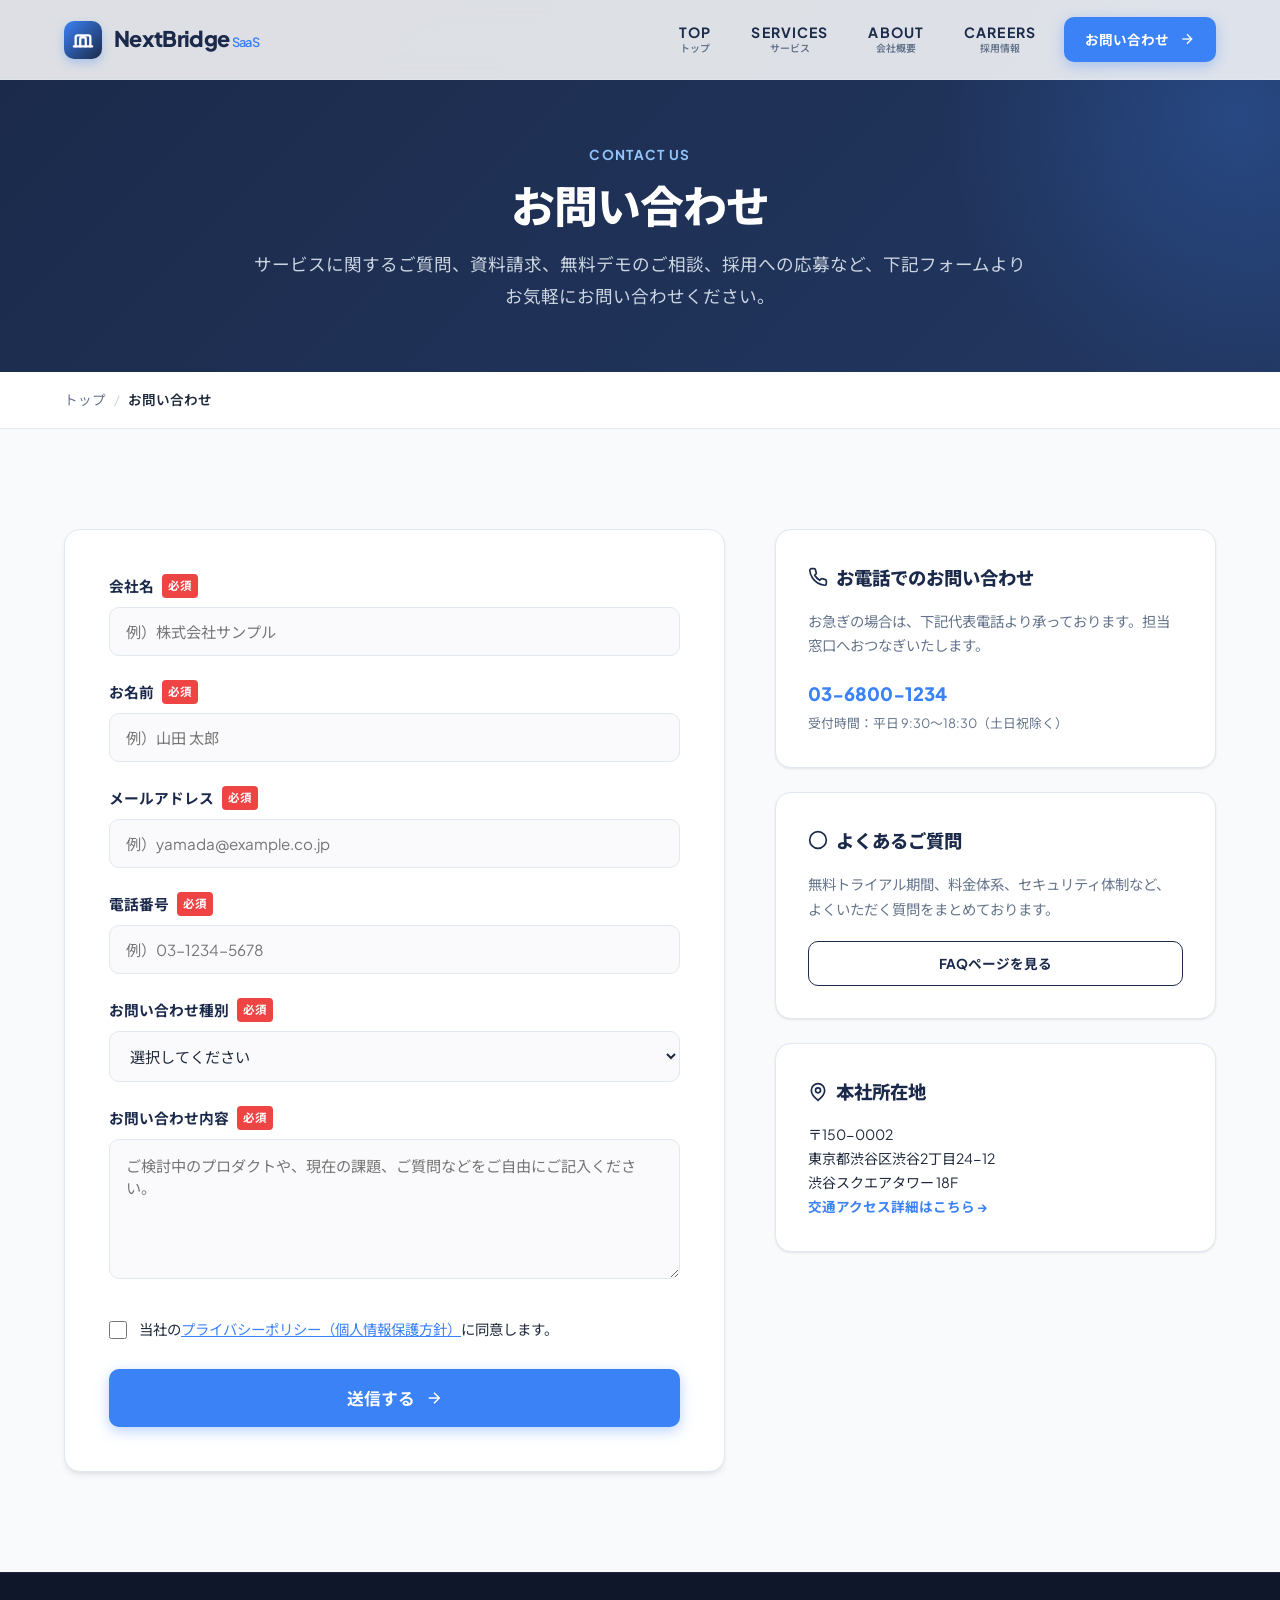
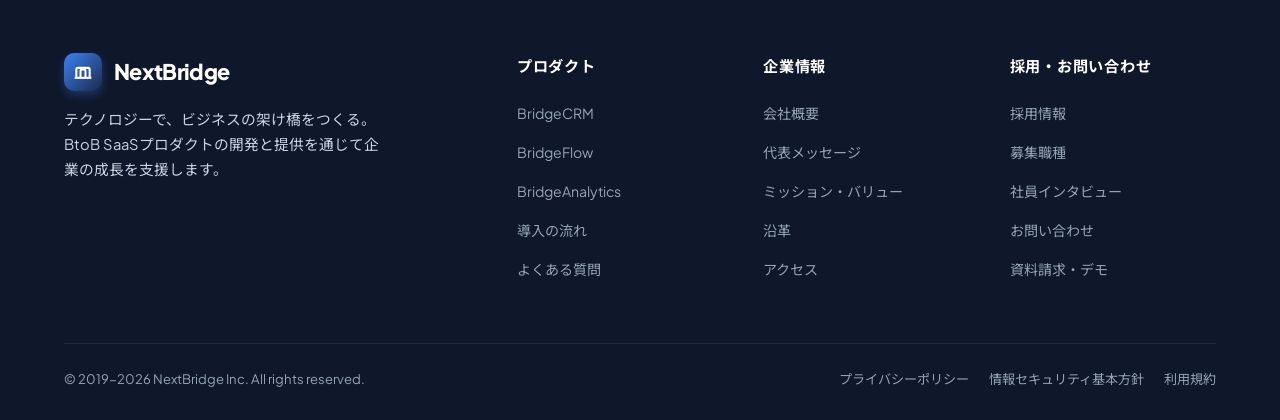
<file: contact.html>
<!DOCTYPE html>
<html lang="ja">
<head>
  <meta charset="UTF-8">
  <meta name="viewport" content="width=device-width, initial-scale=1.0">
  <title>お問い合わせ | 株式会社NextBridge</title>
  <meta name="description" content="株式会社NextBridgeのお問い合わせ・資料請求・無料デモ体験のお申し込みページです。プロダクトに関するご質問や導入のご相談など、お気軽にお問い合わせください。">

  <!-- Google Fonts -->
  <link rel="preconnect" href="https://fonts.googleapis.com">
  <link rel="preconnect" href="https://fonts.gstatic.com" crossorigin>
  <link href="https://fonts.googleapis.com/css2?family=Noto+Sans+JP:wght@400;500;700;800&family=Plus+Jakarta+Sans:wght@500;600;700;800&display=swap" rel="stylesheet">

  <!-- 共通スタイルシート -->
  <link rel="stylesheet" href="css/style.css">
</head>
<body>

  <!-- =========================================================================
       ヘッダー (共通)
       ========================================================================= -->
  <header class="site-header" id="mainHeader">
    <div class="header-container">
      <a href="index.html" class="site-logo" aria-label="NextBridge トップページ">
        <div class="logo-icon">
          <svg width="22" height="22" viewBox="0 0 24 24" fill="none" stroke="currentColor" stroke-width="2.5" stroke-linecap="round" stroke-linejoin="round">
            <path d="M4 19V9a2 2 0 0 1 2-2h12a2 2 0 0 1 2 2v10"></path>
            <path d="M9 19V11a2 2 0 0 1 2-2h2a2 2 0 0 1 2 2v8"></path>
            <path d="M2 19h20"></path>
          </svg>
        </div>
        <span>NextBridge<span class="logo-sub">SaaS</span></span>
      </a>

      <nav class="site-nav" aria-label="メインナビゲーション">
        <ul class="nav-links">
          <li class="nav-item">
            <a href="index.html" class="nav-link">
              <span class="nav-en">TOP</span>
              <span class="nav-ja">トップ</span>
            </a>
          </li>
          <li class="nav-item">
            <a href="services.html" class="nav-link">
              <span class="nav-en">SERVICES</span>
              <span class="nav-ja">サービス</span>
            </a>
          </li>
          <li class="nav-item">
            <a href="about.html" class="nav-link">
              <span class="nav-en">ABOUT</span>
              <span class="nav-ja">会社概要</span>
            </a>
          </li>
          <li class="nav-item">
            <a href="careers.html" class="nav-link">
              <span class="nav-en">CAREERS</span>
              <span class="nav-ja">採用情報</span>
            </a>
          </li>
        </ul>
      </nav>

      <div class="header-cta-group">
        <a href="contact.html" class="btn btn-primary btn-sm">
          <span>お問い合わせ</span>
          <svg class="arrow-icon" width="16" height="16" viewBox="0 0 24 24" fill="none" stroke="currentColor" stroke-width="2"><path d="M5 12h14"></path><path d="m12 5 7 7-7 7"></path></svg>
        </a>
        <button class="hamburger" id="hamburgerBtn" aria-label="メニューを開く" aria-expanded="false">
          <span class="hamburger-line"></span>
          <span class="hamburger-line"></span>
          <span class="hamburger-line"></span>
        </button>
      </div>
    </div>
  </header>

  <!-- モバイルナビ -->
  <div class="mobile-menu-overlay" id="mobileOverlay"></div>
  <aside class="mobile-nav" id="mobileNav">
    <div class="mobile-nav-links">
      <a href="index.html" class="mobile-nav-link">トップ <span>→</span></a>
      <a href="services.html" class="mobile-nav-link">サービス <span>→</span></a>
      <a href="about.html" class="mobile-nav-link">会社概要 <span>→</span></a>
      <a href="careers.html" class="mobile-nav-link">採用情報 <span>→</span></a>
      <a href="contact.html" class="mobile-nav-link active">お問い合わせ <span>→</span></a>
    </div>
    <div class="mobile-nav-footer">
      <a href="contact.html" class="btn btn-primary" style="width: 100%;">お問い合わせ・資料請求</a>
    </div>
  </aside>

  <!-- ページヒーロー -->
  <section class="page-hero">
    <div class="container">
      <div class="page-hero-inner">
        <span class="page-hero-tag">Contact Us</span>
        <h1 class="page-hero-title">お問い合わせ</h1>
        <p class="page-hero-subtitle">
          サービスに関するご質問、資料請求、無料デモのご相談、採用への応募など、下記フォームよりお気軽にお問い合わせください。
        </p>
      </div>
    </div>
  </section>

  <!-- パンくずリスト -->
  <nav class="breadcrumb-nav" aria-label="パンくずリスト">
    <div class="container">
      <ol class="breadcrumb-list">
        <li class="breadcrumb-item"><a href="index.html">トップ</a></li>
        <li class="breadcrumb-separator">/</li>
        <li class="breadcrumb-item active" aria-current="page">お問い合わせ</li>
      </ol>
    </div>
  </nav>

  <main class="section section-bg-slate">
    <div class="container">
      <div class="contact-layout">

        <!-- =====================================================================
             1. お問い合わせフォーム (左側メイン)
             ===================================================================== -->
        <div class="contact-card fade-in-up">
          <form id="contactForm" novalidate>
            <!-- 会社名 -->
            <div class="form-group">
              <label for="company" class="form-label">
                会社名 <span class="form-required">必須</span>
              </label>
              <input type="text" id="company" name="company" class="form-control" placeholder="例）株式会社サンプル" required>
            </div>

            <!-- お名前 -->
            <div class="form-group">
              <label for="name" class="form-label">
                お名前 <span class="form-required">必須</span>
              </label>
              <input type="text" id="name" name="name" class="form-control" placeholder="例）山田 太郎" required>
            </div>

            <!-- メールアドレス -->
            <div class="form-group">
              <label for="email" class="form-label">
                メールアドレス <span class="form-required">必須</span>
              </label>
              <input type="email" id="email" name="email" class="form-control" placeholder="例）yamada@example.co.jp" required>
            </div>

            <!-- 電話番号 -->
            <div class="form-group">
              <label for="phone" class="form-label">
                電話番号 <span class="form-required">必須</span>
              </label>
              <input type="tel" id="phone" name="phone" class="form-control" placeholder="例）03-1234-5678" required>
            </div>

            <!-- お問い合わせ種別 -->
            <div class="form-group">
              <label for="category" class="form-label">
                お問い合わせ種別 <span class="form-required">必須</span>
              </label>
              <select id="category" name="category" class="form-control" required>
                <option value="" disabled selected>選択してください</option>
                <option value="demo">プロダクトの無料デモ・トライアル希望</option>
                <option value="document">サービス資料請求（料金表・詳細資料）</option>
                <option value="consulting">DX推進・導入検討のご相談</option>
                <option value="recruit">採用・カジュアル面談へのご応募</option>
                <option value="partnership">提携・協業・その他のお問い合わせ</option>
              </select>
            </div>

            <!-- お問い合わせ内容 -->
            <div class="form-group">
              <label for="message" class="form-label">
                お問い合わせ内容 <span class="form-required">必須</span>
              </label>
              <textarea id="message" name="message" class="form-control" placeholder="ご検討中のプロダクトや、現在の課題、ご質問などをご自由にご記入ください。" required></textarea>
            </div>

            <!-- プライバシーポリシー同意 -->
            <div class="checkbox-group">
              <input type="checkbox" id="privacy" name="privacy" required>
              <label for="privacy">
                当社の<a href="#" target="_blank" rel="noopener noreferrer">プライバシーポリシー（個人情報保護方針）</a>に同意します。
              </label>
            </div>

            <!-- 送信ボタン -->
            <button type="submit" class="btn btn-primary btn-lg" style="width: 100%;">
              <span>送信する</span>
              <svg class="arrow-icon" width="18" height="18" viewBox="0 0 24 24" fill="none" stroke="currentColor" stroke-width="2"><path d="M5 12h14"></path><path d="m12 5 7 7-7 7"></path></svg>
            </button>
          </form>
        </div>

        <!-- =====================================================================
             2. サイドバー (右側サブ情報)
             ===================================================================== -->
        <div class="contact-sidebar fade-in-up delay-200">
          <!-- お電話でのお問い合わせ -->
          <div class="contact-info-card">
            <h4>
              <svg width="20" height="20" viewBox="0 0 24 24" fill="none" stroke="currentColor" stroke-width="2"><path d="M22 16.92v3a2 2 0 0 1-2.18 2 19.79 19.79 0 0 1-8.63-3.07 19.5 19.5 0 0 1-6-6 19.79 19.79 0 0 1-3.07-8.67A2 2 0 0 1 4.11 2h3a2 2 0 0 1 2 1.72 12.84 12.84 0 0 0 .7 2.81 2 2 0 0 1-.45 2.11L8.09 9.91a16 16 0 0 0 6 6l1.27-1.27a2 2 0 0 1 2.11-.45 12.84 12.84 0 0 0 2.81.7A2 2 0 0 1 22 16.92z"></path></svg>
              お電話でのお問い合わせ
            </h4>
            <p class="contact-info-desc">
              お急ぎの場合は、下記代表電話より承っております。担当窓口へおつなぎいたします。
            </p>
            <div class="contact-direct-link">03-6800-1234</div>
            <p style="font-size: 0.8rem; color: var(--color-text-muted); margin-top: 4px;">受付時間：平日 9:30〜18:30（土日祝除く）</p>
          </div>

          <!-- よくあるご質問へのリンク -->
          <div class="contact-info-card">
            <h4>
              <svg width="20" height="20" viewBox="0 0 24 24" fill="none" stroke="currentColor" stroke-width="2"><circle cx="12" cy="12" r="10"></circle><path d="9.09 9a3 3 0 0 1 5.83 1c0 2-3 3-3 3"></path><line x1="12" y1="17" x2="12.01" y2="17"></line></svg>
              よくあるご質問
            </h4>
            <p class="contact-info-desc">
              無料トライアル期間、料金体系、セキュリティ体制など、よくいただく質問をまとめております。
            </p>
            <a href="services.html#faq" class="btn btn-outline-navy btn-sm" style="width: 100%;">FAQページを見る</a>
          </div>

          <!-- 本社所在地 -->
          <div class="contact-info-card">
            <h4>
              <svg width="20" height="20" viewBox="0 0 24 24" fill="none" stroke="currentColor" stroke-width="2"><path d="M20 10c0 6-8 12-8 12s-8-6-8-12a8 8 0 0 1 16 0Z"></path><circle cx="12" cy="10" r="3"></circle></svg>
              本社所在地
            </h4>
            <p style="font-size: 0.88rem; color: var(--color-text-main); line-height: 1.7;">
              〒150-0002<br>
              東京都渋谷区渋谷2丁目24-12<br>
              渋谷スクエアタワー 18F<br>
              <a href="about.html#access" style="color: var(--color-accent); font-weight: 700; font-size: 0.85rem;">交通アクセス詳細はこちら →</a>
            </p>
          </div>
        </div>

      </div>
    </div>
  </main>

  <!-- =========================================================================
       送信完了モーダル (送信成功時にポップアップ表示)
       ========================================================================= -->
  <div class="modal-overlay" id="successModal" role="dialog" aria-modal="true" aria-labelledby="modalTitle">
    <div class="modal-box">
      <div class="modal-icon">✓</div>
      <h3 class="modal-title" id="modalTitle">お問い合わせを受け付けました</h3>
      <p class="modal-text">
        お問い合わせいただき、誠にありがとうございます。<br>
        ご入力いただいたメールアドレス宛に自動確認メールをお送りしました。<br>
        担当者より、通常1営業日以内にご連絡差し上げます。
      </p>
      <button type="button" class="btn btn-primary" id="closeModalBtn" style="width: 100%;">閉じる</button>
    </div>
  </div>

  <!-- フッター (共通) -->
  <footer class="site-footer">
    <div class="container">
      <div class="footer-grid">
        <div class="footer-brand">
          <a href="index.html" class="site-logo">
            <div class="logo-icon">
              <svg width="20" height="20" viewBox="0 0 24 24" fill="none" stroke="currentColor" stroke-width="2.5"><path d="M4 19V9a2 2 0 0 1 2-2h12a2 2 0 0 1 2 2v10"></path><path d="M9 19V11a2 2 0 0 1 2-2h2a2 2 0 0 1 2 2v8"></path><path d="M2 19h20"></path></svg>
            </div>
            <span style="color: #FFFFFF;">NextBridge</span>
          </a>
          <p class="footer-tagline">
            テクノロジーで、ビジネスの架け橋をつくる。<br>
            BtoB SaaSプロダクトの開発と提供を通じて企業の成長を支援します。
          </p>
        </div>

        <div>
          <h4 class="footer-heading">プロダクト</h4>
          <ul class="footer-links">
            <li><a href="services.html#crm">BridgeCRM</a></li>
            <li><a href="services.html#flow">BridgeFlow</a></li>
            <li><a href="services.html#analytics">BridgeAnalytics</a></li>
            <li><a href="services.html#steps">導入の流れ</a></li>
            <li><a href="services.html#faq">よくある質問</a></li>
          </ul>
        </div>

        <div>
          <h4 class="footer-heading">企業情報</h4>
          <ul class="footer-links">
            <li><a href="about.html">会社概要</a></li>
            <li><a href="about.html#message">代表メッセージ</a></li>
            <li><a href="about.html#mvv">ミッション・バリュー</a></li>
            <li><a href="about.html#history">沿革</a></li>
            <li><a href="about.html#access">アクセス</a></li>
          </ul>
        </div>

        <div>
          <h4 class="footer-heading">採用・お問い合わせ</h4>
          <ul class="footer-links">
            <li><a href="careers.html">採用情報</a></li>
            <li><a href="careers.html#jobs">募集職種</a></li>
            <li><a href="careers.html#interview">社員インタビュー</a></li>
            <li><a href="contact.html">お問い合わせ</a></li>
            <li><a href="contact.html">資料請求・デモ</a></li>
          </ul>
        </div>
      </div>

      <div class="footer-bottom">
        <div>&copy; 2019-2026 NextBridge Inc. All rights reserved.</div>
        <div class="footer-bottom-links">
          <a href="#">プライバシーポリシー</a>
          <a href="#">情報セキュリティ基本方針</a>
          <a href="#">利用規約</a>
        </div>
      </div>
    </div>
  </footer>

  <script src="js/main.js"></script>
</body>
</html>
</file>
<file: css/style.css>
/* ==========================================================================
   株式会社NextBridge (NextBridge Inc.) - コーポレートサイト 共通スタイルシート
   ========================================================================== */

/* --------------------------------------------------------------------------
   1. デザインシステム / CSS変数 (デザイントークン)
   ※ 配色、余白、影、角丸などを一元管理し、サイト全体で統一感を持たせます
   -------------------------------------------------------------------------- */
:root {
  /* メインカラー定義 */
  --color-primary: #1B2A4A;        /* 信頼感を与えるディープネイビー（メイン背景・見出し用） */
  --color-primary-light: #2A3F6D;  /* やや明るいネイビー（ホバー時やグラデーション用） */
  --color-primary-dark: #0F172A;   /* より深いダークネイビー（フッターなど） */
  
  /* アクセントカラー定義 */
  --color-accent: #3B82F6;         /* 先進性を表す鮮やかなブルー（ボタン・強調用） */
  --color-accent-hover: #2563EB;   /* アクセントのホバー時カラー */
  --color-accent-light: #EFF6FF;   /* 薄いブルー（背景ハイライト・バッジ用） */
  --color-accent-sub: #0EA5E9;     /* サブアクセントのスカイブルー（グラデーション装飾） */
  
  /* ニュートラルカラー定義 */
  --color-bg: #F8FAFC;             /* ベース背景色（清潔感のある薄グレー） */
  --color-surface: #FFFFFF;        /* カードやヘッダーの白色背景 */
  --color-text-main: #1E293B;      /* 本文のメイン文字色（コントラストの高いスレート） */
  --color-text-muted: #64748B;     /* 補足・注記・日付などの薄い文字色 */
  --color-text-light: #94A3B8;     /* プレースホルダーや非アクティブ用 */
  --color-border: #E2E8F0;         /* 枠線・区切り線の色 */
  --color-border-light: #F1F5F9;   /* 軽微な区切り線 */
  
  /* フォント定義 */
  --font-family-base: 'Plus Jakarta Sans', 'Noto Sans JP', -apple-system, BlinkMacSystemFont, 'Segoe UI', Roboto, sans-serif;
  
  /* シャドウ (立体感・浮遊感の定義) */
  --shadow-sm: 0 1px 3px rgba(15, 23, 42, 0.06), 0 1px 2px rgba(15, 23, 42, 0.04);
  --shadow-md: 0 4px 6px -1px rgba(15, 23, 42, 0.08), 0 2px 4px -2px rgba(15, 23, 42, 0.06);
  --shadow-lg: 0 10px 25px -3px rgba(15, 23, 42, 0.08), 0 4px 6px -4px rgba(15, 23, 42, 0.04);
  --shadow-xl: 0 20px 30px -5px rgba(27, 42, 74, 0.12), 0 8px 10px -6px rgba(27, 42, 74, 0.06);
  --shadow-glow: 0 0 25px rgba(59, 130, 246, 0.35);

  /* アニメーションのトランジション */
  --transition-fast: 0.2s cubic-bezier(0.16, 1, 0.3, 1);
  --transition-base: 0.3s cubic-bezier(0.16, 1, 0.3, 1);
  --transition-slow: 0.5s cubic-bezier(0.16, 1, 0.3, 1);

  /* 角丸 */
  --radius-sm: 6px;
  --radius-md: 10px;
  --radius-lg: 16px;
  --radius-full: 9999px;

  /* 最大コンテンツ幅 */
  --container-max-width: 1200px;
  --header-height: 80px;
}

/* --------------------------------------------------------------------------
   2. リセット & 基本スタイル
   -------------------------------------------------------------------------- */
*, *::before, *::after {
  box-sizing: border-box;
  margin: 0;
  padding: 0;
}

html {
  scroll-behavior: smooth;
  font-size: 16px;
  -webkit-font-smoothing: antialiased;
  -moz-osx-font-smoothing: grayscale;
}

body {
  font-family: var(--font-family-base);
  color: var(--text-main, #1E293B);
  background-color: var(--color-bg);
  line-height: 1.7;
  overflow-x: hidden;
  display: flex;
  flex-direction: column;
  min-height: 100vh;
}

img {
  max-width: 100%;
  height: auto;
  display: block;
}

a {
  color: inherit;
  text-decoration: none;
  transition: color var(--transition-fast);
}

ul, ol {
  list-style: none;
}

button, input, select, textarea {
  font-family: inherit;
  font-size: inherit;
  color: inherit;
}

/* --------------------------------------------------------------------------
   3. レイアウト用ユーティリティ
   -------------------------------------------------------------------------- */
.container {
  width: 100%;
  max-width: var(--container-max-width);
  margin-left: auto;
  margin-right: auto;
  padding-left: 24px;
  padding-right: 24px;
}

.section {
  padding-top: 100px;
  padding-bottom: 100px;
  position: relative;
}

.section-bg-white {
  background-color: var(--color-surface);
}

.section-bg-slate {
  background-color: var(--color-bg);
}

.section-bg-navy {
  background-color: var(--color-primary);
  color: #FFFFFF;
}

/* セクション見出し用共通スタイル */
.section-header {
  text-align: center;
  max-width: 860px; /* 日本語テキストが1行で綺麗に収まるよう幅を調整 */
  margin: 0 auto 60px auto;
}

.section-header.text-left {
  text-align: left;
  margin-left: 0;
}

.text-nowrap {
  white-space: nowrap;
}

/* レスポンシブ用改行制御ユーティリティ */
/* PC表示時はスマホ用改行（.sp-br）を無効化し、PC用改行（.pc-br）を有効化 */
.sp-br {
  display: none;
}

.pc-br {
  display: inline;
}

@media (max-width: 768px) {
  .text-nowrap {
    white-space: normal; /* モバイルでは自然に折り返す */
  }

  /* スマホ・タブレット表示時はスマホ用改行を有効化し、PC用改行を無効化 */
  .sp-br {
    display: inline;
  }

  .pc-br {
    display: none;
  }
}

.section-tag {
  display: inline-block;
  font-size: 0.85rem;
  font-weight: 700;
  letter-spacing: 0.08em;
  text-transform: uppercase;
  color: var(--color-accent);
  background-color: var(--color-accent-light);
  padding: 6px 14px;
  border-radius: var(--radius-full);
  margin-bottom: 14px;
}

.section-bg-navy .section-tag {
  background-color: rgba(59, 130, 246, 0.2);
  color: #60A5FA;
}

.section-title {
  font-size: 2.25rem;
  font-weight: 800;
  line-height: 1.3;
  color: var(--color-primary);
  letter-spacing: -0.02em;
  margin-bottom: 16px;
}

.section-bg-navy .section-title {
  color: #FFFFFF;
}

.section-lead {
  font-size: 1.05rem;
  color: var(--color-text-muted);
  line-height: 1.7;
}

.section-bg-navy .section-lead {
  color: #CBD5E1;
}

/* グリッドレイアウト */
.grid-2 {
  display: grid;
  grid-template-columns: repeat(2, 1fr);
  gap: 36px;
  align-items: center;
}

.grid-3 {
  display: grid;
  grid-template-columns: repeat(3, 1fr);
  gap: 30px;
}

.grid-4 {
  display: grid;
  grid-template-columns: repeat(4, 1fr);
  gap: 24px;
}

/* --------------------------------------------------------------------------
   4. ボタン・インタラクティブコンポーネント
   -------------------------------------------------------------------------- */
.btn {
  display: inline-flex;
  align-items: center;
  justify-content: center;
  gap: 10px;
  font-size: 0.95rem;
  font-weight: 700;
  padding: 14px 28px;
  border-radius: var(--radius-md);
  border: 1px solid transparent;
  cursor: pointer;
  transition: all var(--transition-base);
  text-decoration: none;
  white-space: nowrap;
}

.btn-primary {
  background-color: var(--color-accent);
  color: #FFFFFF;
  box-shadow: 0 4px 14px rgba(59, 130, 246, 0.35);
}

.btn-primary:hover {
  background-color: var(--color-accent-hover);
  transform: translateY(-2px);
  box-shadow: 0 6px 20px rgba(59, 130, 246, 0.45);
  color: #FFFFFF;
}

.btn-secondary {
  background-color: rgba(255, 255, 255, 0.1);
  color: #FFFFFF;
  border: 1px solid rgba(255, 255, 255, 0.3);
  backdrop-filter: blur(8px);
}

.btn-secondary:hover {
  background-color: rgba(255, 255, 255, 0.2);
  border-color: #FFFFFF;
  color: #FFFFFF;
  transform: translateY(-2px);
}

.btn-outline-navy {
  background-color: transparent;
  color: var(--color-primary);
  border: 1.5px solid var(--color-primary);
}

.btn-outline-navy:hover {
  background-color: var(--color-primary);
  color: #FFFFFF;
  transform: translateY(-2px);
}

.btn-white {
  background-color: #FFFFFF;
  color: var(--color-primary);
  box-shadow: var(--shadow-md);
}

.btn-white:hover {
  background-color: #F8FAFC;
  transform: translateY(-2px);
  box-shadow: var(--shadow-lg);
  color: var(--color-accent);
}

.btn-lg {
  padding: 16px 36px;
  font-size: 1.05rem;
}

.btn-sm {
  padding: 10px 20px;
  font-size: 0.85rem;
}

/* アイコン矢印の動き */
.btn svg.arrow-icon {
  transition: transform var(--transition-fast);
}
.btn:hover svg.arrow-icon {
  transform: translateX(4px);
}

/* --------------------------------------------------------------------------
   5. ヘッダー / ナビゲーション
   -------------------------------------------------------------------------- */
.site-header {
  position: fixed;
  top: 0;
  left: 0;
  width: 100%;
  height: var(--header-height);
  z-index: 1000;
  transition: all var(--transition-base);
  background: rgba(255, 255, 255, 0.85);
  backdrop-filter: blur(12px);
  -webkit-backdrop-filter: blur(12px);
  border-bottom: 1px solid rgba(226, 232, 240, 0.8);
}

.site-header.scrolled {
  background: rgba(255, 255, 255, 0.95);
  box-shadow: var(--shadow-md);
  height: 70px;
}

.header-container {
  display: flex;
  align-items: center;
  justify-content: space-between;
  height: 100%;
  max-width: var(--container-max-width);
  margin: 0 auto;
  padding: 0 24px;
}

/* ブランドロゴ */
.site-logo {
  display: flex;
  align-items: center;
  gap: 12px;
  font-weight: 800;
  font-size: 1.35rem;
  color: var(--color-primary);
  text-decoration: none;
  letter-spacing: -0.03em;
}

.logo-icon {
  width: 38px;
  height: 38px;
  background: linear-gradient(135deg, var(--color-accent) 0%, var(--color-primary) 100%);
  border-radius: 10px;
  display: flex;
  align-items: center;
  justify-content: center;
  color: #FFFFFF;
  box-shadow: 0 4px 10px rgba(59, 130, 246, 0.3);
}

.site-logo span.logo-sub {
  font-size: 0.8rem;
  font-weight: 600;
  color: var(--color-accent);
  margin-left: 2px;
}

/* デスクトップナビゲーション (右寄せ配置) */
.site-nav {
  display: flex;
  align-items: center;
  margin-left: auto; /* ナビを右側に寄せる */
  margin-right: 24px;
}

.nav-links {
  display: flex;
  align-items: center;
  gap: 32px;
}

.nav-item {
  position: relative;
}

.nav-link {
  display: flex;
  flex-direction: column;
  align-items: center;
  justify-content: center;
  padding: 6px 4px;
  position: relative;
  transition: all var(--transition-fast);
  text-align: center;
}

/* ナビ英語表記 */
.nav-link .nav-en {
  font-size: 0.88rem;
  font-weight: 700;
  letter-spacing: 0.08em;
  line-height: 1.2;
  color: var(--color-primary);
  transition: color var(--transition-fast);
}

/* ナビ日本語サブ表記 */
.nav-link .nav-ja {
  font-size: 0.62rem;
  font-weight: 600;
  color: var(--color-text-muted);
  line-height: 1.2;
  margin-top: 3px;
  letter-spacing: 0.02em;
  transition: color var(--transition-fast);
}

.nav-link::after {
  content: '';
  position: absolute;
  bottom: -2px;
  left: 0;
  width: 0%;
  height: 2px;
  background-color: var(--color-accent);
  transition: width var(--transition-base);
  border-radius: 2px;
}

.nav-link:hover .nav-en,
.nav-link.active .nav-en {
  color: var(--color-accent);
}

.nav-link:hover .nav-ja,
.nav-link.active .nav-ja {
  color: var(--color-accent);
}

.nav-link:hover::after,
.nav-link.active::after {
  width: 100%;
}

.header-cta-group {
  display: flex;
  align-items: center;
  gap: 16px;
  flex-shrink: 0;
}

/* ハンバーガーボタン (SP用) */
.hamburger {
  display: none;
  background: transparent;
  border: none;
  cursor: pointer;
  padding: 8px;
  z-index: 1100;
  flex-direction: column;
  justify-content: space-around;
  width: 36px;
  height: 36px;
}

.hamburger-line {
  width: 24px;
  height: 2px;
  background-color: var(--color-primary);
  transition: all var(--transition-base);
  border-radius: 2px;
}

.hamburger.is-active .hamburger-line:nth-child(1) {
  transform: translateY(7px) rotate(45deg);
}

.hamburger.is-active .hamburger-line:nth-child(2) {
  opacity: 0;
}

.hamburger.is-active .hamburger-line:nth-child(3) {
  transform: translateY(-7px) rotate(-45deg);
}

/* モバイルドロワーメニュー */
.mobile-menu-overlay {
  display: none;
  position: fixed;
  top: 0;
  left: 0;
  width: 100vw;
  height: 100vh;
  background: rgba(15, 23, 42, 0.6);
  backdrop-filter: blur(4px);
  z-index: 1050;
  opacity: 0;
  transition: opacity var(--transition-base);
}

.mobile-menu-overlay.is-open {
  display: block;
  opacity: 1;
}

.mobile-nav {
  position: fixed;
  top: 0;
  right: -100%;
  width: 80%;
  max-width: 360px;
  height: 100vh;
  background: #FFFFFF;
  z-index: 1060;
  padding: 100px 32px 40px;
  box-shadow: var(--shadow-xl);
  display: flex;
  flex-direction: column;
  justify-content: space-between;
  transition: right var(--transition-base);
}

.mobile-nav.is-open {
  right: 0;
}

.mobile-nav-links {
  display: flex;
  flex-direction: column;
  gap: 20px;
}

.mobile-nav-link {
  font-size: 1.15rem;
  font-weight: 700;
  color: var(--color-primary);
  display: flex;
  align-items: center;
  justify-content: space-between;
  padding-bottom: 12px;
  border-bottom: 1px solid var(--color-border);
}

.mobile-nav-link.active {
  color: var(--color-accent);
}

/* --------------------------------------------------------------------------
   6. ページヘッダー (下層ページ共通)
   -------------------------------------------------------------------------- */
.page-hero {
  padding-top: calc(var(--header-height) + 60px);
  padding-bottom: 60px;
  background: linear-gradient(135deg, var(--color-primary) 0%, #223761 100%);
  color: #FFFFFF;
  position: relative;
  overflow: hidden;
}

.page-hero::before {
  content: '';
  position: absolute;
  top: -50%;
  right: -20%;
  width: 600px;
  height: 600px;
  border-radius: 50%;
  background: radial-gradient(circle, rgba(59, 130, 246, 0.25) 0%, rgba(59, 130, 246, 0) 70%);
  pointer-events: none;
}

.page-hero-inner {
  position: relative;
  z-index: 2;
  text-align: center;
  max-width: 800px;
  margin: 0 auto;
}

.page-hero-tag {
  display: inline-block;
  font-size: 0.85rem;
  font-weight: 700;
  letter-spacing: 0.1em;
  text-transform: uppercase;
  color: #93C5FD;
  margin-bottom: 12px;
}

.page-hero-title {
  font-size: 2.75rem;
  font-weight: 800;
  line-height: 1.25;
  letter-spacing: -0.02em;
  margin-bottom: 16px;
}

.page-hero-subtitle {
  font-size: 1.1rem;
  color: #CBD5E1;
  max-width: 780px; /* 2段表示が途中で崩れないよう拡張 */
  margin: 0 auto;
  line-height: 1.8;
}

/* パンくずリスト */
.breadcrumb-nav {
  padding: 16px 0;
  background-color: #FFFFFF;
  border-bottom: 1px solid var(--color-border);
  font-size: 0.85rem;
}

.breadcrumb-list {
  display: flex;
  align-items: center;
  gap: 8px;
  color: var(--color-text-muted);
}

.breadcrumb-item a {
  color: var(--color-text-muted);
  transition: color var(--transition-fast);
}

.breadcrumb-item a:hover {
  color: var(--color-accent);
}

.breadcrumb-item.active {
  color: var(--color-text-main);
  font-weight: 600;
}

.breadcrumb-separator {
  color: #CBD5E1;
}

/* --------------------------------------------------------------------------
   7. トップページ: ヒーローセクション
   -------------------------------------------------------------------------- */
.hero-section {
  padding-top: calc(var(--header-height) + 50px);
  padding-bottom: 100px;
  background: linear-gradient(145deg, #0D1627 0%, var(--color-primary) 50%, #1A3668 100%);
  color: #FFFFFF;
  position: relative;
  overflow: hidden;
  min-height: 90vh;
  display: flex;
  align-items: center;
}

/* 背景の幾何学パターン＆グロー装飾 */
.hero-bg-shapes {
  position: absolute;
  top: 0;
  left: 0;
  width: 100%;
  height: 100%;
  pointer-events: none;
  z-index: 1;
}

.shape-blob-1 {
  position: absolute;
  top: 10%;
  right: 5%;
  width: 500px;
  height: 500px;
  border-radius: 50%;
  background: radial-gradient(circle, rgba(59, 130, 246, 0.3) 0%, rgba(59, 130, 246, 0) 70%);
  filter: blur(50px);
}

.shape-blob-2 {
  position: absolute;
  bottom: 0%;
  left: 10%;
  width: 400px;
  height: 400px;
  border-radius: 50%;
  background: radial-gradient(circle, rgba(14, 165, 233, 0.25) 0%, rgba(14, 165, 233, 0) 70%);
  filter: blur(40px);
}

.hero-grid {
  position: relative;
  z-index: 2;
  display: grid;
  grid-template-columns: 1.15fr 0.85fr;
  gap: 60px;
  align-items: center;
}

.hero-badge {
  display: inline-flex;
  align-items: center;
  gap: 8px;
  background: rgba(59, 130, 246, 0.15);
  border: 1px solid rgba(59, 130, 246, 0.3);
  padding: 6px 16px;
  border-radius: var(--radius-full);
  font-size: 0.85rem;
  font-weight: 600;
  color: #93C5FD;
  margin-bottom: 24px;
}

.hero-badge-pulse {
  width: 8px;
  height: 8px;
  background-color: #38BDF8;
  border-radius: 50%;
  box-shadow: 0 0 0 0 rgba(56, 189, 248, 0.7);
  animation: pulse 2s infinite;
}

@keyframes pulse {
  0% { transform: scale(0.95); box-shadow: 0 0 0 0 rgba(56, 189, 248, 0.7); }
  70% { transform: scale(1); box-shadow: 0 0 0 10px rgba(56, 189, 248, 0); }
  100% { transform: scale(0.95); box-shadow: 0 0 0 0 rgba(56, 189, 248, 0); }
}

.hero-title {
  font-size: 3.25rem;
  font-weight: 800;
  line-height: 1.2;
  letter-spacing: -0.02em;
  margin-bottom: 24px;
}

.hero-title .text-gradient {
  background: linear-gradient(135deg, #60A5FA 0%, #38BDF8 100%);
  -webkit-background-clip: text;
  -webkit-text-fill-color: transparent;
}

.hero-description {
  font-size: 1.15rem;
  line-height: 1.8;
  color: #E2E8F0;
  margin-bottom: 36px;
  max-width: 640px; /* PC表示時に指定の改行位置まで自然に収まるよう幅を確保 */
}

.hero-cta-group {
  display: flex;
  align-items: center;
  gap: 18px;
  flex-wrap: wrap;
}

/* ヒーロービジュアル（モダンなダッシュボード風UIプレビュー） */
.hero-visual {
  position: relative;
}

.hero-visual-card {
  background: rgba(255, 255, 255, 0.07);
  border: 1px solid rgba(255, 255, 255, 0.15);
  backdrop-filter: blur(16px);
  border-radius: var(--radius-lg);
  padding: 24px;
  box-shadow: var(--shadow-xl), 0 0 40px rgba(0, 0, 0, 0.3);
  position: relative;
}

.hero-visual-img {
  border-radius: var(--radius-md);
  overflow: hidden;
  box-shadow: var(--shadow-md);
}

.hero-visual-img img {
  width: 100%;
  height: 320px;
  object-fit: cover;
  transition: transform var(--transition-slow);
}

.hero-visual-card:hover .hero-visual-img img {
  transform: scale(1.03);
}

/* 浮遊する実績ミニバッジ */
.floating-badge {
  position: absolute;
  background: #FFFFFF;
  color: var(--color-primary);
  padding: 14px 18px;
  border-radius: var(--radius-md);
  box-shadow: var(--shadow-lg);
  display: flex;
  align-items: center;
  gap: 12px;
  z-index: 3;
  animation: float 4s ease-in-out infinite;
}

.floating-badge-1 {
  bottom: -20px;
  left: -25px;
}

.floating-badge-2 {
  top: -20px;
  right: -20px;
  animation-delay: 2s;
}

@keyframes float {
  0%, 100% { transform: translateY(0px); }
  50% { transform: translateY(-8px); }
}

.floating-badge-icon {
  width: 36px;
  height: 36px;
  border-radius: 8px;
  background-color: var(--color-accent-light);
  color: var(--color-accent);
  display: flex;
  align-items: center;
  justify-content: center;
  font-size: 1.1rem;
}

.floating-badge-text p {
  font-size: 0.75rem;
  color: var(--color-text-muted);
  font-weight: 600;
  line-height: 1.2;
}

.floating-badge-text strong {
  font-size: 1.05rem;
  font-weight: 800;
  color: var(--color-primary);
}

/* --------------------------------------------------------------------------
   8. サービスカードコンポーネント (トップ＆サービス紹介用)
   -------------------------------------------------------------------------- */
.service-card {
  background-color: var(--color-surface);
  border-radius: var(--radius-lg);
  padding: 36px 30px;
  border: 1px solid var(--color-border);
  box-shadow: var(--shadow-sm);
  transition: all var(--transition-base);
  display: flex;
  flex-direction: column;
  position: relative;
  overflow: hidden;
}

.service-card::before {
  content: '';
  position: absolute;
  top: 0;
  left: 0;
  width: 100%;
  height: 4px;
  background: linear-gradient(90deg, var(--color-accent), var(--color-accent-sub));
  opacity: 0;
  transition: opacity var(--transition-fast);
}

.service-card:hover {
  transform: translateY(-6px);
  box-shadow: var(--shadow-xl);
  border-color: #CBD5E1;
}

.service-card:hover::before {
  opacity: 1;
}

.service-card-icon-wrap {
  width: 60px;
  height: 60px;
  border-radius: var(--radius-md);
  background: var(--color-accent-light);
  color: var(--color-accent);
  display: flex;
  align-items: center;
  justify-content: center;
  margin-bottom: 24px;
  transition: all var(--transition-base);
}

.service-card:hover .service-card-icon-wrap {
  background: var(--color-accent);
  color: #FFFFFF;
  transform: scale(1.05);
}

.service-card-tag {
  font-size: 0.75rem;
  font-weight: 700;
  color: var(--color-accent);
  letter-spacing: 0.05em;
  text-transform: uppercase;
  margin-bottom: 6px;
}

.service-card-title {
  font-size: 1.4rem;
  font-weight: 800;
  color: var(--color-primary);
  margin-bottom: 12px;
}

.service-card-desc {
  font-size: 0.95rem;
  color: var(--color-text-muted);
  line-height: 1.7;
  margin-bottom: 24px;
  flex-grow: 1;
}

.service-card-features {
  border-top: 1px solid var(--color-border-light);
  padding-top: 18px;
  margin-bottom: 24px;
}

.service-card-features li {
  font-size: 0.88rem;
  color: var(--color-text-main);
  display: flex;
  align-items: center;
  gap: 8px;
  margin-bottom: 8px;
}

.service-card-features li svg {
  color: var(--color-accent);
  flex-shrink: 0;
}

.service-card-link {
  font-size: 0.9rem;
  font-weight: 700;
  color: var(--color-accent);
  display: inline-flex;
  align-items: center;
  gap: 6px;
  margin-top: auto;
}

.service-card-link:hover {
  color: var(--color-accent-hover);
  gap: 10px;
}

/* --------------------------------------------------------------------------
   9. 数字で見るNextBridge (実績カウンター)
   -------------------------------------------------------------------------- */
.stats-section {
  background: linear-gradient(135deg, var(--color-primary) 0%, #15223C 100%);
  color: #FFFFFF;
  padding: 90px 0;
  position: relative;
}

.stat-item {
  text-align: center;
  padding: 24px 16px;
  background: rgba(255, 255, 255, 0.04);
  border: 1px solid rgba(255, 255, 255, 0.08);
  border-radius: var(--radius-lg);
  backdrop-filter: blur(6px);
  transition: transform var(--transition-base);
}

.stat-item:hover {
  transform: translateY(-4px);
  background: rgba(255, 255, 255, 0.08);
}

.stat-number-wrapper {
  display: flex;
  align-items: baseline;
  justify-content: center;
  gap: 2px;
  margin-bottom: 8px;
}

.stat-number {
  font-size: 3.5rem;
  font-weight: 800;
  line-height: 1;
  color: #60A5FA;
  letter-spacing: -0.03em;
  font-feature-settings: "tnum";
}

.stat-unit {
  font-size: 1.4rem;
  font-weight: 700;
  color: #93C5FD;
}

.stat-label {
  font-size: 1rem;
  font-weight: 700;
  color: #FFFFFF;
  margin-bottom: 6px;
}

.stat-desc {
  font-size: 0.85rem;
  color: #94A3B8;
}

/* --------------------------------------------------------------------------
   10. お客様の声 (Testimonials)
   -------------------------------------------------------------------------- */
.testimonial-card {
  background-color: var(--color-surface);
  border-radius: var(--radius-lg);
  padding: 36px 32px;
  border: 1px solid var(--color-border);
  box-shadow: var(--shadow-sm);
  display: flex;
  flex-direction: column;
  height: 100%;
  transition: transform var(--transition-base), box-shadow var(--transition-base);
}

.testimonial-card:hover {
  transform: translateY(-4px);
  box-shadow: var(--shadow-lg);
}

.testimonial-rating {
  color: #F59E0B;
  display: flex;
  gap: 4px;
  margin-bottom: 18px;
  font-size: 0.95rem;
}

.testimonial-quote {
  font-size: 0.98rem;
  line-height: 1.8;
  color: var(--color-text-main);
  margin-bottom: 24px;
  flex-grow: 1;
  position: relative;
}

.testimonial-author {
  display: flex;
  align-items: center;
  gap: 16px;
  border-top: 1px solid var(--color-border-light);
  padding-top: 20px;
}

.testimonial-avatar {
  width: 52px;
  height: 52px;
  border-radius: 50%;
  object-fit: cover;
  border: 2px solid var(--color-accent-light);
}

.testimonial-company {
  font-size: 0.8rem;
  font-weight: 700;
  color: var(--color-accent);
  margin-bottom: 2px;
}

.testimonial-name {
  font-size: 0.95rem;
  font-weight: 700;
  color: var(--color-primary);
}

.testimonial-role {
  font-size: 0.8rem;
  color: var(--color-text-muted);
}

/* --------------------------------------------------------------------------
   11. ニュース一覧セクション
   -------------------------------------------------------------------------- */
.news-list {
  display: flex;
  flex-direction: column;
  gap: 16px;
  max-width: 900px;
  margin: 0 auto;
}

.news-item {
  background-color: var(--color-surface);
  border: 1px solid var(--color-border);
  border-radius: var(--radius-md);
  padding: 20px 28px;
  display: flex;
  align-items: center;
  gap: 24px;
  transition: all var(--transition-fast);
  text-decoration: none;
}

.news-item:hover {
  border-color: var(--color-accent);
  box-shadow: var(--shadow-md);
  transform: translateX(4px);
}

.news-meta {
  display: flex;
  align-items: center;
  gap: 14px;
  flex-shrink: 0;
}

.news-date {
  font-size: 0.88rem;
  color: var(--color-text-muted);
  font-weight: 600;
}

.news-badge {
  font-size: 0.75rem;
  font-weight: 700;
  padding: 4px 12px;
  border-radius: var(--radius-full);
  background-color: var(--color-accent-light);
  color: var(--color-accent);
}

.news-title {
  font-size: 1rem;
  font-weight: 600;
  color: var(--color-text-main);
  flex-grow: 1;
  transition: color var(--transition-fast);
}

.news-item:hover .news-title {
  color: var(--color-accent);
}

.news-arrow {
  color: var(--color-text-muted);
  flex-shrink: 0;
  transition: transform var(--transition-fast);
}

.news-item:hover .news-arrow {
  color: var(--color-accent);
  transform: translateX(4px);
}

/* --------------------------------------------------------------------------
   12. 共通CTAバナーセクション
   -------------------------------------------------------------------------- */
.cta-section {
  background: linear-gradient(135deg, var(--color-primary) 0%, #17325F 100%);
  color: #FFFFFF;
  padding: 80px 0;
  position: relative;
  overflow: hidden;
}

.cta-section::after {
  content: '';
  position: absolute;
  top: -50%;
  right: -10%;
  width: 400px;
  height: 400px;
  background: radial-gradient(circle, rgba(59, 130, 246, 0.25) 0%, rgba(59, 130, 246, 0) 70%);
  pointer-events: none;
}

.cta-box {
  background: rgba(255, 255, 255, 0.06);
  border: 1px solid rgba(255, 255, 255, 0.15);
  backdrop-filter: blur(12px);
  border-radius: var(--radius-lg);
  padding: 60px 48px;
  text-align: center;
  max-width: 960px;
  margin: 0 auto;
}

.cta-title {
  font-size: 2.25rem;
  font-weight: 800;
  line-height: 1.3;
  margin-bottom: 16px;
}

.cta-desc {
  font-size: 1.05rem;
  color: #CBD5E1;
  margin-bottom: 36px;
  max-width: 780px; /* 35文字の1行目が収まるよう600pxから780pxに拡張 */
  margin-left: auto;
  margin-right: auto;
  line-height: 1.8;
}

.cta-buttons {
  display: flex;
  justify-content: center;
  gap: 20px;
  flex-wrap: wrap;
}

/* --------------------------------------------------------------------------
   13. サービス紹介ページ専用スタイル (Product Details & Pricing)
   -------------------------------------------------------------------------- */
.product-detail-block {
  padding: 60px 0;
  border-bottom: 1px solid var(--color-border);
}

.product-detail-block:last-child {
  border-bottom: none;
}

.product-grid {
  display: grid;
  grid-template-columns: 1fr 1fr;
  gap: 50px;
  align-items: center;
}

.product-grid.reverse {
  direction: rtl;
}
.product-grid.reverse > * {
  direction: ltr;
}

.product-media {
  border-radius: var(--radius-lg);
  overflow: hidden;
  box-shadow: var(--shadow-lg);
  border: 1px solid var(--color-border);
  background-color: var(--color-surface);
}

.product-media img {
  width: 100%;
  height: 380px;
  object-fit: cover;
  transition: transform var(--transition-base);
}

.product-media:hover img {
  transform: scale(1.02);
}

.product-content h3 {
  font-size: 2rem;
  font-weight: 800;
  color: var(--color-primary);
  margin-bottom: 12px;
}

.product-tagline {
  font-size: 1.1rem;
  font-weight: 600;
  color: var(--color-accent);
  margin-bottom: 18px;
}

.product-desc {
  font-size: 1rem;
  color: var(--color-text-muted);
  line-height: 1.8;
  margin-bottom: 24px;
}

/* 機能チェックリスト */
.feature-list {
  display: grid;
  grid-template-columns: 1fr 1fr;
  gap: 12px;
  margin-bottom: 28px;
}

.feature-list-item {
  display: flex;
  align-items: center;
  gap: 8px;
  font-size: 0.9rem;
  font-weight: 600;
  color: var(--color-text-main);
}

.feature-list-item svg {
  color: var(--color-accent);
  flex-shrink: 0;
}

/* 料金プランミニカード */
.pricing-badge-box {
  background-color: var(--color-bg);
  border-radius: var(--radius-md);
  padding: 16px 20px;
  border-left: 4px solid var(--color-accent);
  margin-bottom: 24px;
}

.pricing-badge-title {
  font-size: 0.8rem;
  font-weight: 700;
  color: var(--color-text-muted);
  text-transform: uppercase;
  letter-spacing: 0.05em;
  margin-bottom: 4px;
}

.pricing-badge-value {
  font-size: 1.25rem;
  font-weight: 800;
  color: var(--color-primary);
}

.pricing-badge-value span {
  font-size: 0.85rem;
  font-weight: 500;
  color: var(--color-text-muted);
}

/* 導入ステップ (4 Steps) */
.steps-wrapper {
  display: grid;
  grid-template-columns: repeat(4, 1fr);
  gap: 24px;
  position: relative;
  margin-top: 40px;
}

.step-card {
  background-color: var(--color-surface);
  border-radius: var(--radius-lg);
  padding: 32px 24px;
  border: 1px solid var(--color-border);
  box-shadow: var(--shadow-sm);
  position: relative;
  text-align: center;
  transition: transform var(--transition-base);
}

.step-card:hover {
  transform: translateY(-6px);
  box-shadow: var(--shadow-md);
}

.step-number {
  width: 48px;
  height: 48px;
  border-radius: 50%;
  background: linear-gradient(135deg, var(--color-accent) 0%, var(--color-primary) 100%);
  color: #FFFFFF;
  font-size: 1.2rem;
  font-weight: 800;
  display: flex;
  align-items: center;
  justify-content: center;
  margin: 0 auto 20px auto;
  box-shadow: 0 4px 10px rgba(59, 130, 246, 0.3);
}

.step-title {
  font-size: 1.15rem;
  font-weight: 800;
  color: var(--color-primary);
  margin-bottom: 12px;
}

.step-desc {
  font-size: 0.9rem;
  color: var(--color-text-muted);
  line-height: 1.7;
}

/* FAQ アコーディオン */
.faq-wrapper {
  max-width: 800px;
  margin: 0 auto;
  display: flex;
  flex-direction: column;
  gap: 16px;
}

.faq-item {
  background-color: var(--color-surface);
  border: 1px solid var(--color-border);
  border-radius: var(--radius-md);
  overflow: hidden;
  transition: border-color var(--transition-fast);
}

.faq-item.is-open {
  border-color: var(--color-accent);
}

.faq-question {
  width: 100%;
  padding: 22px 24px;
  background: none;
  border: none;
  display: flex;
  align-items: center;
  justify-content: space-between;
  text-align: left;
  cursor: pointer;
  font-size: 1.05rem;
  font-weight: 700;
  color: var(--color-primary);
  gap: 16px;
}

.faq-icon-q {
  color: var(--color-accent);
  font-weight: 800;
  font-size: 1.2rem;
  margin-right: 8px;
}

.faq-toggle-icon {
  width: 24px;
  height: 24px;
  border-radius: 50%;
  background-color: var(--color-accent-light);
  color: var(--color-accent);
  display: flex;
  align-items: center;
  justify-content: center;
  flex-shrink: 0;
  transition: transform var(--transition-base);
}

.faq-item.is-open .faq-toggle-icon {
  transform: rotate(180deg);
  background-color: var(--color-accent);
  color: #FFFFFF;
}

.faq-answer {
  max-height: 0;
  overflow: hidden;
  transition: max-height 0.35s ease, padding 0.35s ease;
  background-color: #FAFAFC;
  padding: 0 24px;
}

.faq-item.is-open .faq-answer {
  max-height: 300px;
  padding: 0 24px 22px 24px;
}

.faq-answer-inner {
  font-size: 0.95rem;
  color: var(--color-text-main);
  line-height: 1.8;
  border-top: 1px solid var(--color-border-light);
  padding-top: 16px;
}

/* --------------------------------------------------------------------------
   14. 会社概要ページ専用スタイル (About Us)
   -------------------------------------------------------------------------- */
/* 代表メッセージ */
.ceo-message-card {
  background-color: var(--color-surface);
  border-radius: var(--radius-lg);
  border: 1px solid var(--color-border);
  padding: 48px;
  box-shadow: var(--shadow-sm);
  display: grid;
  grid-template-columns: 320px 1fr;
  gap: 48px;
  align-items: center;
  margin-bottom: 60px;
}

.ceo-photo-wrap {
  border-radius: var(--radius-md);
  overflow: hidden;
  box-shadow: var(--shadow-md);
}

.ceo-photo-wrap img {
  width: 100%;
  height: 380px;
  object-fit: cover;
}

.ceo-content h3 {
  font-size: 1.75rem;
  font-weight: 800;
  color: var(--color-primary);
  margin-bottom: 20px;
  line-height: 1.4;
}

.ceo-text {
  font-size: 0.98rem;
  color: var(--color-text-main);
  line-height: 1.8;
  margin-bottom: 24px;
}

.ceo-signature {
  text-align: right;
  border-top: 1px solid var(--color-border);
  padding-top: 16px;
}

.ceo-signature p {
  font-size: 0.85rem;
  color: var(--color-text-muted);
}

.ceo-signature strong {
  font-size: 1.15rem;
  color: var(--color-primary);
}

/* ミッション・ビジョン・バリュー (MVV) */
.mvv-grid {
  display: grid;
  grid-template-columns: repeat(3, 1fr);
  gap: 28px;
  margin-bottom: 60px;
}

.mvv-card {
  background-color: var(--color-surface);
  border-radius: var(--radius-lg);
  padding: 36px 28px;
  border: 1px solid var(--color-border);
  box-shadow: var(--shadow-sm);
  text-align: center;
}

.mvv-label {
  font-size: 0.85rem;
  font-weight: 800;
  letter-spacing: 0.1em;
  color: var(--color-accent);
  text-transform: uppercase;
  margin-bottom: 12px;
}

.mvv-title {
  font-size: 1.3rem;
  font-weight: 800;
  color: var(--color-primary);
  margin-bottom: 16px;
  line-height: 1.4;
}

.mvv-desc {
  font-size: 0.92rem;
  color: var(--color-text-muted);
  line-height: 1.7;
}

/* 会社概要テーブル */
.company-table {
  width: 100%;
  border-collapse: collapse;
  background-color: var(--color-surface);
  border-radius: var(--radius-lg);
  overflow: hidden;
  box-shadow: var(--shadow-sm);
  border: 1px solid var(--color-border);
  margin-bottom: 60px;
}

.company-table tr {
  border-bottom: 1px solid var(--color-border);
}

.company-table tr:last-child {
  border-bottom: none;
}

.company-table th {
  width: 25%;
  background-color: #F8FAFC;
  padding: 20px 24px;
  text-align: left;
  font-size: 0.95rem;
  font-weight: 700;
  color: var(--color-primary);
}

.company-table td {
  padding: 20px 24px;
  font-size: 0.95rem;
  color: var(--color-text-main);
  line-height: 1.7;
}

/* 沿革タイムライン (Milestones) */
.timeline {
  position: relative;
  max-width: 860px;
  margin: 0 auto 60px auto;
  padding: 20px 0;
}

.timeline::before {
  content: '';
  position: absolute;
  top: 0;
  bottom: 0;
  left: 120px;
  width: 2px;
  background-color: var(--color-border);
}

.timeline-item {
  position: relative;
  display: flex;
  margin-bottom: 36px;
}

.timeline-item:last-child {
  margin-bottom: 0;
}

.timeline-date {
  width: 100px;
  font-size: 1.05rem;
  font-weight: 800;
  color: var(--color-accent);
  text-align: right;
  padding-right: 36px;
  flex-shrink: 0;
}

.timeline-dot {
  position: absolute;
  left: 115px;
  top: 6px;
  width: 12px;
  height: 12px;
  border-radius: 50%;
  background-color: var(--color-accent);
  border: 3px solid #FFFFFF;
  box-shadow: 0 0 0 2px var(--color-accent);
}

.timeline-content {
  padding-left: 36px;
  flex-grow: 1;
}

.timeline-title {
  font-size: 1.1rem;
  font-weight: 700;
  color: var(--color-primary);
  margin-bottom: 6px;
}

.timeline-desc {
  font-size: 0.9rem;
  color: var(--color-text-muted);
}

/* アクセスマップ */
.map-card {
  background-color: var(--color-surface);
  border-radius: var(--radius-lg);
  overflow: hidden;
  border: 1px solid var(--color-border);
  box-shadow: var(--shadow-sm);
  display: grid;
  grid-template-columns: 1fr 1fr;
}

.map-info {
  padding: 40px;
  display: flex;
  flex-direction: column;
  justify-content: center;
}

.map-info-title {
  font-size: 1.4rem;
  font-weight: 800;
  color: var(--color-primary);
  margin-bottom: 20px;
}

.map-info-item {
  display: flex;
  gap: 12px;
  margin-bottom: 16px;
  font-size: 0.95rem;
  color: var(--color-text-main);
}

.map-info-item svg {
  color: var(--color-accent);
  flex-shrink: 0;
  margin-top: 4px;
}

.map-embed {
  min-height: 320px;
  background-color: #E2E8F0;
  position: relative;
}

.map-embed iframe {
  width: 100%;
  height: 100%;
  border: 0;
}

/* --------------------------------------------------------------------------
   15. 採用情報ページ専用スタイル (Careers)
   -------------------------------------------------------------------------- */
/* 募集職種アコーディオン/カード */
.job-list {
  display: flex;
  flex-direction: column;
  gap: 24px;
  max-width: 960px;
  margin: 0 auto 60px auto;
}

.job-card {
  background-color: var(--color-surface);
  border-radius: var(--radius-lg);
  border: 1px solid var(--color-border);
  box-shadow: var(--shadow-sm);
  overflow: hidden;
  transition: all var(--transition-base);
}

.job-card:hover {
  box-shadow: var(--shadow-md);
  border-color: #CBD5E1;
}

.job-header {
  padding: 28px 32px;
  display: flex;
  align-items: center;
  justify-content: space-between;
  background: #FFFFFF;
  cursor: pointer;
}

.job-meta {
  display: flex;
  align-items: center;
  gap: 12px;
  margin-bottom: 6px;
}

.job-tag {
  font-size: 0.75rem;
  font-weight: 700;
  padding: 4px 10px;
  border-radius: var(--radius-sm);
  background-color: var(--color-accent-light);
  color: var(--color-accent);
}

.job-type {
  font-size: 0.8rem;
  color: var(--color-text-muted);
}

.job-title {
  font-size: 1.35rem;
  font-weight: 800;
  color: var(--color-primary);
}

.job-body {
  padding: 0 32px 32px 32px;
  border-top: 1px solid var(--color-border-light);
}

.job-section-title {
  font-size: 0.95rem;
  font-weight: 700;
  color: var(--color-primary);
  margin-top: 20px;
  margin-bottom: 8px;
}

.job-desc-list {
  list-style: disc;
  padding-left: 20px;
  font-size: 0.92rem;
  color: var(--color-text-main);
  line-height: 1.7;
}

.job-apply-footer {
  margin-top: 24px;
  display: flex;
  align-items: center;
  justify-content: space-between;
  padding-top: 20px;
  border-top: 1px solid var(--color-border-light);
}

/* 社員インタビュー (Interviews) */
.interview-grid {
  display: grid;
  grid-template-columns: 1fr 1fr;
  gap: 36px;
  margin-bottom: 60px;
}

.interview-card {
  background-color: var(--color-surface);
  border-radius: var(--radius-lg);
  overflow: hidden;
  border: 1px solid var(--color-border);
  box-shadow: var(--shadow-sm);
  display: flex;
  flex-direction: column;
}

.interview-photo {
  height: 380px; /* 写真の枠を縦にしっかり伸ばしてポートレート写真のバランスを最適化 */
  overflow: hidden;
  background-color: #E2E8F0;
}

.interview-photo img {
  width: 100%;
  height: 100%;
  object-fit: cover;
  object-position: center top; /* 基本の上部揃えデフォルト */
  transition: transform var(--transition-base);
}

/* インタビュー1：エンジニア（木下 莉央さん）の写真位置調整（写真を上に上げて胸元・バストアップを綺麗に表示） */
.interview-photo-engineer img,
.interview-img-engineer {
  object-position: center 25%; /* 被写体を少し上に持ち上げ、頭頂部から胸元までをバランスよく表示 */
}

/* インタビュー2：カスタマーサクセス（田中 瞬さん）の写真位置調整（頭の上から胸元までが美しく収まるように設定） */
.interview-photo-cs img,
.interview-img-cs {
  object-position: center 8%; /* やや上部に基準を置き、頭の上からバストアップまでを自然に配置 */
}

.interview-card:hover .interview-photo img {
  transform: scale(1.02);
}

.interview-content {
  padding: 32px;
  flex-grow: 1;
  display: flex;
  flex-direction: column;
}

/* 働く環境・福利厚生カード（浮き上がりなしのフラット埋め込み） */
.benefit-card {
  background-color: var(--color-surface);
  border-radius: var(--radius-lg);
  padding: 36px 30px;
  border: 1px solid var(--color-border);
  box-shadow: none; /* 影なし */
  display: flex;
  flex-direction: column;
  transition: none; /* ホバーアニメーションなし */
}

.benefit-card .service-card-tag {
  font-size: 0.75rem;
  font-weight: 700;
  color: var(--color-accent);
  letter-spacing: 0.05em;
  text-transform: uppercase;
  margin-bottom: 8px;
}

.benefit-card .service-card-title {
  font-size: 1.35rem;
  font-weight: 800;
  color: var(--color-primary);
  margin-bottom: 12px;
}

.benefit-card .service-card-desc {
  font-size: 0.95rem;
  color: var(--color-text-muted);
  line-height: 1.7;
}

.interview-badge {
  font-size: 0.75rem;
  font-weight: 700;
  color: var(--color-accent);
  text-transform: uppercase;
  margin-bottom: 6px;
}

.interview-catch {
  font-size: 1.25rem;
  font-weight: 800;
  color: var(--color-primary);
  line-height: 1.4;
  margin-bottom: 16px;
}

.interview-quote {
  font-size: 0.92rem;
  color: var(--color-text-muted);
  line-height: 1.8;
  margin-bottom: 24px;
  flex-grow: 1;
}

.interview-author-info {
  display: flex;
  align-items: baseline;
  gap: 10px;
  border-top: 1px solid var(--color-border-light);
  padding-top: 16px;
}

.interview-author-info strong {
  font-size: 1.05rem;
  color: var(--color-primary);
}

.interview-author-info span {
  font-size: 0.82rem;
  color: var(--color-text-muted);
}

/* --------------------------------------------------------------------------
   16. お問い合わせページ専用スタイル (Contact Form)
   -------------------------------------------------------------------------- */
.contact-layout {
  display: grid;
  grid-template-columns: 1.2fr 0.8fr;
  gap: 50px;
  align-items: start;
}

.contact-card {
  background-color: var(--color-surface);
  border-radius: var(--radius-lg);
  padding: 44px;
  border: 1px solid var(--color-border);
  box-shadow: var(--shadow-md);
}

.form-group {
  margin-bottom: 24px;
}

.form-label {
  display: flex;
  align-items: center;
  gap: 8px;
  font-size: 0.92rem;
  font-weight: 700;
  color: var(--color-primary);
  margin-bottom: 8px;
}

.form-required {
  font-size: 0.72rem;
  font-weight: 700;
  background-color: #EF4444;
  color: #FFFFFF;
  padding: 2px 6px;
  border-radius: 4px;
}

.form-control {
  width: 100%;
  padding: 14px 16px;
  font-size: 0.95rem;
  border: 1.5px solid var(--color-border);
  border-radius: var(--radius-md);
  background-color: #FAFAFC;
  color: var(--color-text-main);
  transition: all var(--transition-fast);
}

.form-control:focus {
  outline: none;
  border-color: var(--color-accent);
  background-color: #FFFFFF;
  box-shadow: 0 0 0 4px rgba(59, 130, 246, 0.12);
}

textarea.form-control {
  resize: vertical;
  min-height: 140px;
}

.checkbox-group {
  display: flex;
  align-items: flex-start;
  gap: 12px;
  margin: 32px 0 28px 0;
  font-size: 0.9rem;
  color: var(--color-text-main);
  line-height: 1.6;
}

.checkbox-group input[type="checkbox"] {
  width: 18px;
  height: 18px;
  margin-top: 3px;
  accent-color: var(--color-accent);
  cursor: pointer;
}

.checkbox-group a {
  color: var(--color-accent);
  text-decoration: underline;
}

/* お問い合わせサイドバー */
.contact-sidebar {
  display: flex;
  flex-direction: column;
  gap: 24px;
}

.contact-info-card {
  background-color: var(--color-surface);
  border-radius: var(--radius-lg);
  padding: 32px;
  border: 1px solid var(--color-border);
  box-shadow: var(--shadow-sm);
}

.contact-info-card h4 {
  font-size: 1.15rem;
  font-weight: 800;
  color: var(--color-primary);
  margin-bottom: 16px;
  display: flex;
  align-items: center;
  gap: 8px;
}

.contact-info-desc {
  font-size: 0.9rem;
  color: var(--color-text-muted);
  line-height: 1.7;
  margin-bottom: 20px;
}

.contact-direct-link {
  font-size: 1.15rem;
  font-weight: 800;
  color: var(--color-accent);
}

/* 送信完了モーダル (Modal Dialog) */
.modal-overlay {
  display: none;
  position: fixed;
  top: 0;
  left: 0;
  width: 100vw;
  height: 100vh;
  background: rgba(15, 23, 42, 0.7);
  backdrop-filter: blur(6px);
  z-index: 2000;
  align-items: center;
  justify-content: center;
  padding: 24px;
  opacity: 0;
  transition: opacity var(--transition-base);
}

.modal-overlay.is-active {
  display: flex;
  opacity: 1;
}

.modal-box {
  background: #FFFFFF;
  border-radius: var(--radius-lg);
  max-width: 520px;
  width: 100%;
  padding: 48px 36px;
  text-align: center;
  box-shadow: var(--shadow-xl);
  transform: scale(0.95);
  transition: transform var(--transition-base);
}

.modal-overlay.is-active .modal-box {
  transform: scale(1);
}

.modal-icon {
  width: 64px;
  height: 64px;
  border-radius: 50%;
  background-color: #DCFCE7;
  color: #16A34A;
  display: flex;
  align-items: center;
  justify-content: center;
  font-size: 2rem;
  margin: 0 auto 20px auto;
}

.modal-title {
  font-size: 1.5rem;
  font-weight: 800;
  color: var(--color-primary);
  margin-bottom: 12px;
}

.modal-text {
  font-size: 0.95rem;
  color: var(--color-text-muted);
  line-height: 1.7;
  margin-bottom: 28px;
}

/* --------------------------------------------------------------------------
   17. フッター (共通)
   -------------------------------------------------------------------------- */
.site-footer {
  background-color: var(--color-primary-dark);
  color: #94A3B8;
  padding-top: 80px;
  padding-bottom: 30px;
  margin-top: auto;
  border-top: 1px solid rgba(255, 255, 255, 0.08);
}

.footer-grid {
  display: grid;
  grid-template-columns: 2fr 1fr 1fr 1fr;
  gap: 40px;
  margin-bottom: 60px;
}

.footer-brand .site-logo {
  color: #FFFFFF;
  margin-bottom: 16px;
}

.footer-tagline {
  font-size: 0.92rem;
  line-height: 1.7;
  color: #CBD5E1;
  max-width: 320px;
  margin-bottom: 24px;
}

.footer-social-links {
  display: flex;
  gap: 12px;
}

.social-link {
  width: 38px;
  height: 38px;
  border-radius: 50%;
  background: rgba(255, 255, 255, 0.08);
  display: flex;
  align-items: center;
  justify-content: center;
  color: #FFFFFF;
  transition: all var(--transition-fast);
}

.social-link:hover {
  background: var(--color-accent);
  transform: translateY(-2px);
  color: #FFFFFF;
}

.footer-heading {
  font-size: 0.95rem;
  font-weight: 700;
  color: #FFFFFF;
  margin-bottom: 20px;
  letter-spacing: 0.05em;
}

.footer-links {
  display: flex;
  flex-direction: column;
  gap: 12px;
}

.footer-links a {
  font-size: 0.88rem;
  color: #94A3B8;
  transition: color var(--transition-fast);
}

.footer-links a:hover {
  color: #FFFFFF;
}

.footer-bottom {
  border-top: 1px solid rgba(255, 255, 255, 0.08);
  padding-top: 24px;
  display: flex;
  align-items: center;
  justify-content: space-between;
  font-size: 0.82rem;
}

.footer-bottom-links {
  display: flex;
  flex-wrap: wrap;
  gap: 20px;
}

.footer-bottom-links a:hover {
  color: #FFFFFF;
}

/* --------------------------------------------------------------------------
   18. スクロールアニメーション用スタイル
   ※ JSの Intersection Observer と連動してふわっと表示します
   -------------------------------------------------------------------------- */
.fade-in-up {
  opacity: 0;
  transform: translateY(28px);
  transition: opacity 0.7s cubic-bezier(0.16, 1, 0.3, 1), transform 0.7s cubic-bezier(0.16, 1, 0.3, 1);
}

.fade-in-up.is-visible {
  opacity: 1;
  transform: translateY(0);
}

.delay-100 { transition-delay: 0.1s; }
.delay-200 { transition-delay: 0.2s; }
.delay-300 { transition-delay: 0.3s; }
.delay-400 { transition-delay: 0.4s; }

/* --------------------------------------------------------------------------
   19. レスポンシブ対応 (メディアクエリ)
   -------------------------------------------------------------------------- */
@media (max-width: 1024px) {
  .hero-grid {
    grid-template-columns: 1fr;
    gap: 40px;
  }
  
  .hero-title {
    font-size: 2.75rem;
  }

  .grid-4 {
    grid-template-columns: repeat(2, 1fr);
  }

  .grid-3 {
    grid-template-columns: 1fr;
    max-width: 540px;
    margin-left: auto;
    margin-right: auto;
  }

  .footer-grid {
    grid-template-columns: 1fr 1fr;
  }

  .steps-wrapper {
    grid-template-columns: repeat(2, 1fr);
  }

  .mvv-grid {
    grid-template-columns: 1fr;
  }

  .interview-grid {
    grid-template-columns: 1fr;
  }

  .contact-layout {
    grid-template-columns: 1fr;
  }

  .ceo-message-card {
    grid-template-columns: 1fr;
    gap: 32px;
  }

  .ceo-photo-wrap img {
    height: 320px;
  }

  .map-card {
    grid-template-columns: 1fr;
  }
}

@media (max-width: 768px) {
  :root {
    --header-height: 70px;
  }

  .section {
    padding-top: 70px;
    padding-bottom: 70px;
  }

  .section-title {
    font-size: 1.85rem;
  }

  .site-nav {
    display: none;
  }

  /* モバイルヘッダー：お問い合わせボタンを非表示にしてハンバーガーを右角に配置 */
  .header-cta-group .btn {
    display: none;
  }

  .header-cta-group {
    gap: 0;
  }

  .hamburger {
    display: flex;
    margin-right: -4px; /* 右端（右角）にピッタリ配置 */
  }

  .hero-title {
    font-size: 2.25rem;
  }

  .page-hero-title {
    font-size: 2.1rem;
  }

  /* CTAセクションのスマホ向け文字サイズ・行間調整 */
  .cta-box {
    padding: 40px 20px;
  }

  .cta-title {
    font-size: 1.65rem;
    line-height: 1.35;
  }

  .cta-desc {
    font-size: 0.92rem;
    line-height: 1.7;
    margin-bottom: 28px;
  }

  .grid-2 {
    grid-template-columns: 1fr;
  }

  .grid-4 {
    grid-template-columns: 1fr;
  }

  .steps-wrapper {
    grid-template-columns: 1fr;
  }

  .stat-number {
    font-size: 2.75rem;
  }

  .product-grid {
    grid-template-columns: 1fr;
    gap: 32px;
  }

  .feature-list {
    grid-template-columns: 1fr;
  }

  .news-item {
    flex-direction: column;
    align-items: flex-start;
    gap: 10px;
  }

  .timeline::before {
    left: 20px;
  }

  .timeline-item {
    flex-direction: column;
    padding-left: 45px;
  }

  .timeline-date {
    width: auto;
    text-align: left;
    padding-right: 0;
    margin-bottom: 6px;
  }

  .timeline-dot {
    left: 15px;
    top: 4px;
  }

  .timeline-content {
    padding-left: 0;
  }

  .footer-grid {
    grid-template-columns: 1fr;
    gap: 32px;
  }

  .footer-bottom {
    flex-direction: column;
    gap: 16px;
    text-align: center;
  }

  /* フッター最下部のリンク（プライバシーポリシー・利用規約など）をスマホ・タブレットで縦並びに変更 */
  .footer-bottom-links {
    flex-direction: column; /* 横並びから縦並び（1列）に変更 */
    gap: 12px;              /* 各リンクの間隔を上部メニューに合わせて調整 */
    align-items: center;    /* 中央揃えに配置 */
  }

  .footer-bottom-links a {
    display: inline-block;
    padding: 4px 0;         /* スマホでタップしやすいように上下に余白を設定 */
  }

  .contact-card {
    padding: 28px 20px;
  }

  .company-table th, .company-table td {
    display: block;
    width: 100%;
  }

  .company-table th {
    border-bottom: none;
    padding-bottom: 8px;
  }
}
</file>
